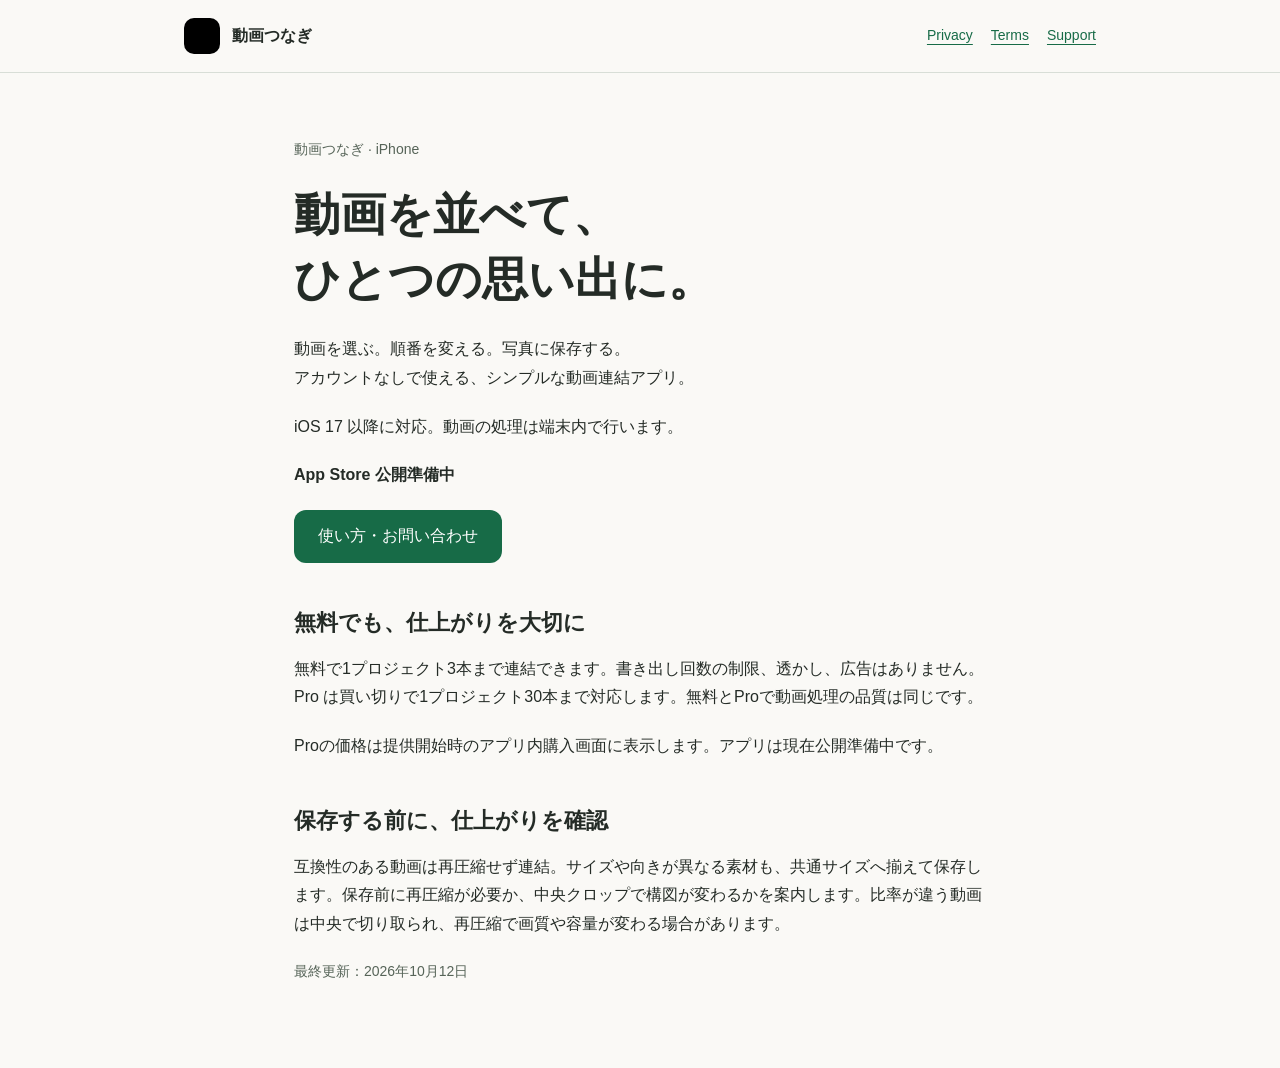
<file: web/public/index.html>
<!doctype html><html lang="ja"><head><meta charset="utf-8"><meta name="viewport" content="width=device-width,initial-scale=1"><title>動画つなぎ | 動画つなぎ</title><meta name="description" content="端末内で動画を並べて連結し、写真へ保存する iPhone アプリ。"><link rel="stylesheet" href="./style.css"><link rel="icon" href="./app-icon.png"></head><body><header><div><a class="brand" href="./"><img src="./app-icon.png" width="36" height="36" alt="">動画つなぎ</a><nav aria-label="メインナビゲーション"><a href="./privacy/">Privacy</a><a href="./terms/">Terms</a><a href="./support/">Support</a></nav></div></header><main><p class="eyebrow">動画つなぎ · iPhone</p><h1>動画を並べて、<br>ひとつの思い出に。</h1><p>動画を選ぶ。順番を変える。写真に保存する。<br>アカウントなしで使える、シンプルな動画連結アプリ。</p><p>iOS 17 以降に対応。動画の処理は端末内で行います。</p><p class="notice">App Store 公開準備中</p><p><a class="button" href="support/">使い方・お問い合わせ</a></p><h2>無料でも、仕上がりを大切に</h2><p>無料で1プロジェクト3本まで連結できます。書き出し回数の制限、透かし、広告はありません。Pro は買い切りで1プロジェクト30本まで対応します。無料とProで動画処理の品質は同じです。</p><p>Proの価格は提供開始時のアプリ内購入画面に表示します。アプリは現在公開準備中です。</p><h2>保存する前に、仕上がりを確認</h2><p>互換性のある動画は再圧縮せず連結。サイズや向きが異なる素材も、共通サイズへ揃えて保存します。保存前に再圧縮が必要か、中央クロップで構図が変わるかを案内します。比率が違う動画は中央で切り取られ、再圧縮で画質や容量が変わる場合があります。</p><p class="updated">最終更新：2026年10月12日</p></main></body></html>
</file>
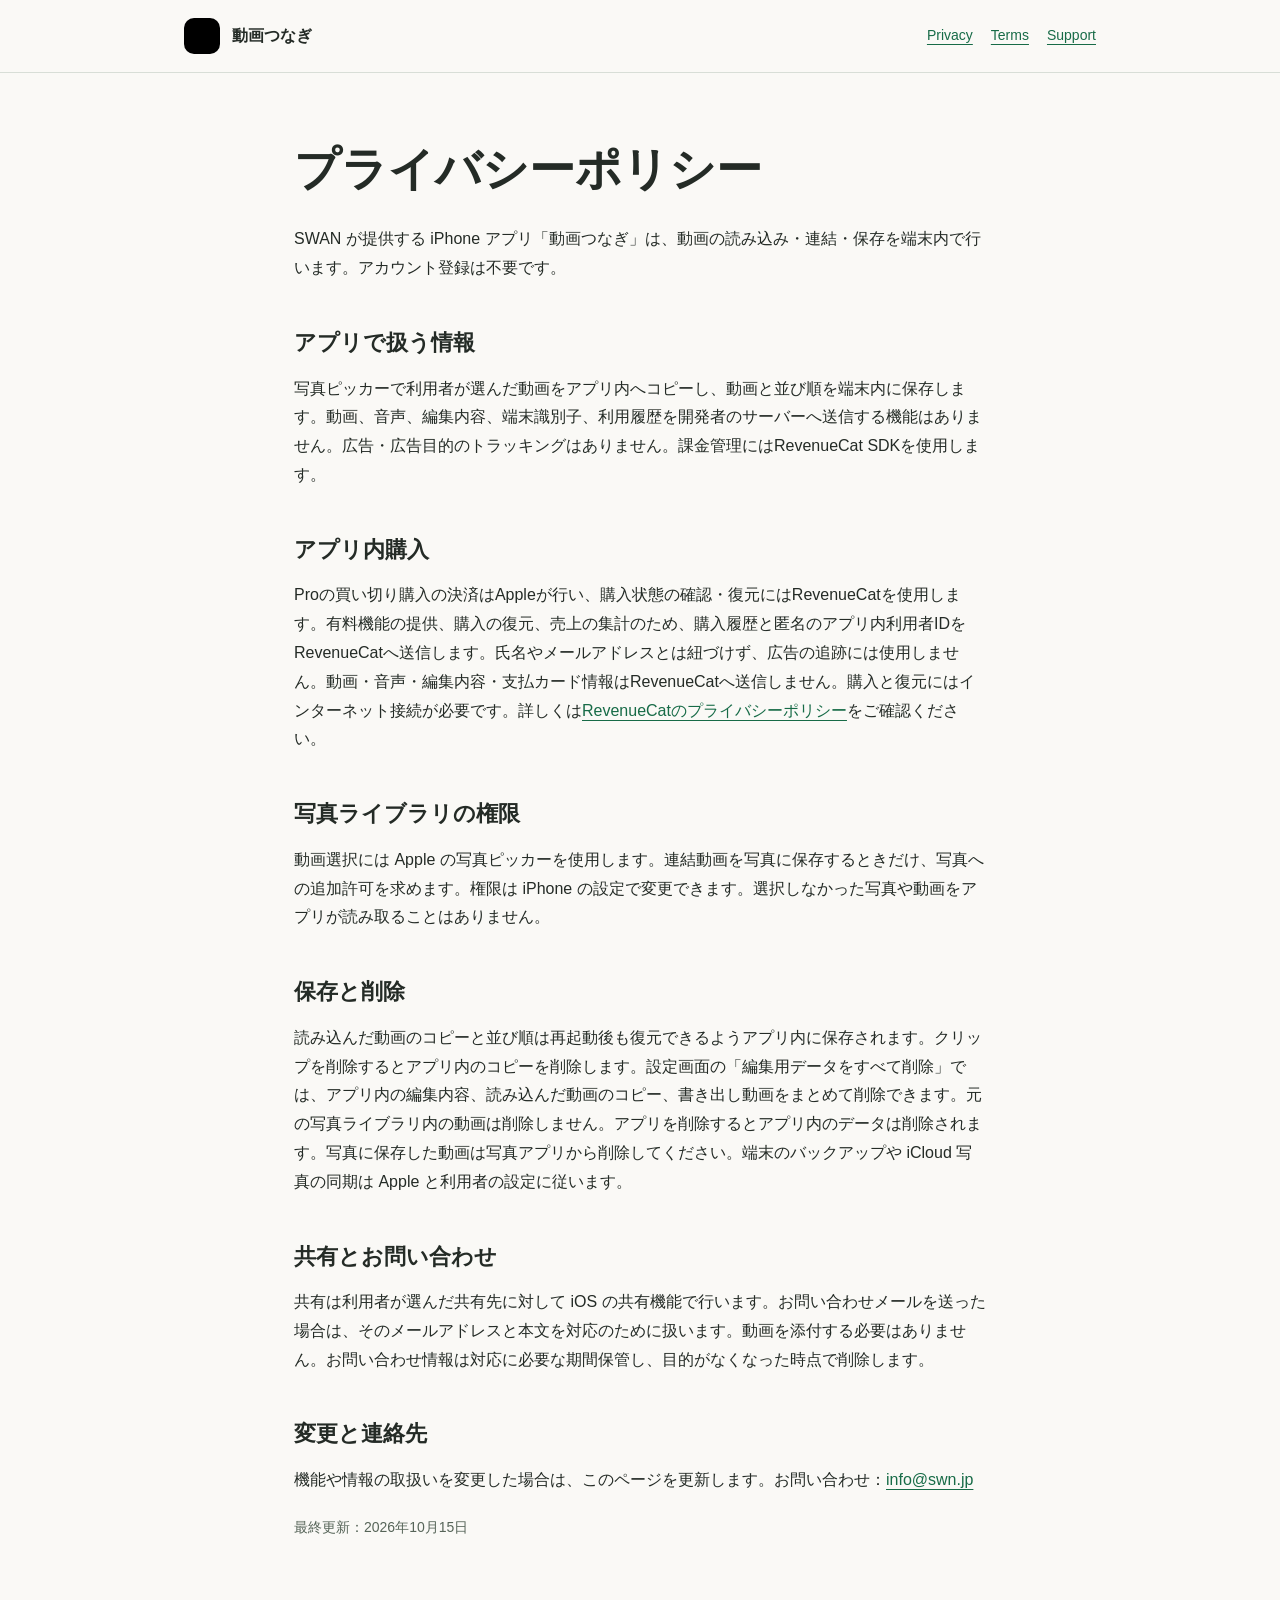
<file: web/public/privacy/index.html>
<!doctype html><html lang="ja"><head><meta charset="utf-8"><meta name="viewport" content="width=device-width,initial-scale=1"><title>プライバシーポリシー | 動画つなぎ</title><meta name="description" content="端末内で動画を並べて連結し、写真へ保存する iPhone アプリ。"><link rel="stylesheet" href="../style.css"><link rel="icon" href="../app-icon.png"></head><body><header><div><a class="brand" href="../"><img src="../app-icon.png" width="36" height="36" alt="">動画つなぎ</a><nav aria-label="メインナビゲーション"><a href="../privacy/">Privacy</a><a href="../terms/">Terms</a><a href="../support/">Support</a></nav></div></header><main><h1>プライバシーポリシー</h1><p>SWAN が提供する iPhone アプリ「動画つなぎ」は、動画の読み込み・連結・保存を端末内で行います。アカウント登録は不要です。</p>
<h2>アプリで扱う情報</h2><p>写真ピッカーで利用者が選んだ動画をアプリ内へコピーし、動画と並び順を端末内に保存します。動画、音声、編集内容、端末識別子、利用履歴を開発者のサーバーへ送信する機能はありません。広告・広告目的のトラッキングはありません。課金管理にはRevenueCat SDKを使用します。</p>
<h2>アプリ内購入</h2><p>Proの買い切り購入の決済はAppleが行い、購入状態の確認・復元にはRevenueCatを使用します。有料機能の提供、購入の復元、売上の集計のため、購入履歴と匿名のアプリ内利用者IDをRevenueCatへ送信します。氏名やメールアドレスとは紐づけず、広告の追跡には使用しません。動画・音声・編集内容・支払カード情報はRevenueCatへ送信しません。購入と復元にはインターネット接続が必要です。詳しくは<a href="https://www.revenuecat.com/privacy">RevenueCatのプライバシーポリシー</a>をご確認ください。</p><h2>写真ライブラリの権限</h2><p>動画選択には Apple の写真ピッカーを使用します。連結動画を写真に保存するときだけ、写真への追加許可を求めます。権限は iPhone の設定で変更できます。選択しなかった写真や動画をアプリが読み取ることはありません。</p>
<h2>保存と削除</h2><p>読み込んだ動画のコピーと並び順は再起動後も復元できるようアプリ内に保存されます。クリップを削除するとアプリ内のコピーを削除します。設定画面の「編集用データをすべて削除」では、アプリ内の編集内容、読み込んだ動画のコピー、書き出し動画をまとめて削除できます。元の写真ライブラリ内の動画は削除しません。アプリを削除するとアプリ内のデータは削除されます。写真に保存した動画は写真アプリから削除してください。端末のバックアップや iCloud 写真の同期は Apple と利用者の設定に従います。</p>
<h2>共有とお問い合わせ</h2><p>共有は利用者が選んだ共有先に対して iOS の共有機能で行います。お問い合わせメールを送った場合は、そのメールアドレスと本文を対応のために扱います。動画を添付する必要はありません。お問い合わせ情報は対応に必要な期間保管し、目的がなくなった時点で削除します。</p>
<h2>変更と連絡先</h2><p>機能や情報の取扱いを変更した場合は、このページを更新します。お問い合わせ：<a href="mailto:info@swn.jp">info@swn.jp</a></p><p class="updated">最終更新：2026年10月15日</p></main></body></html>
</file>
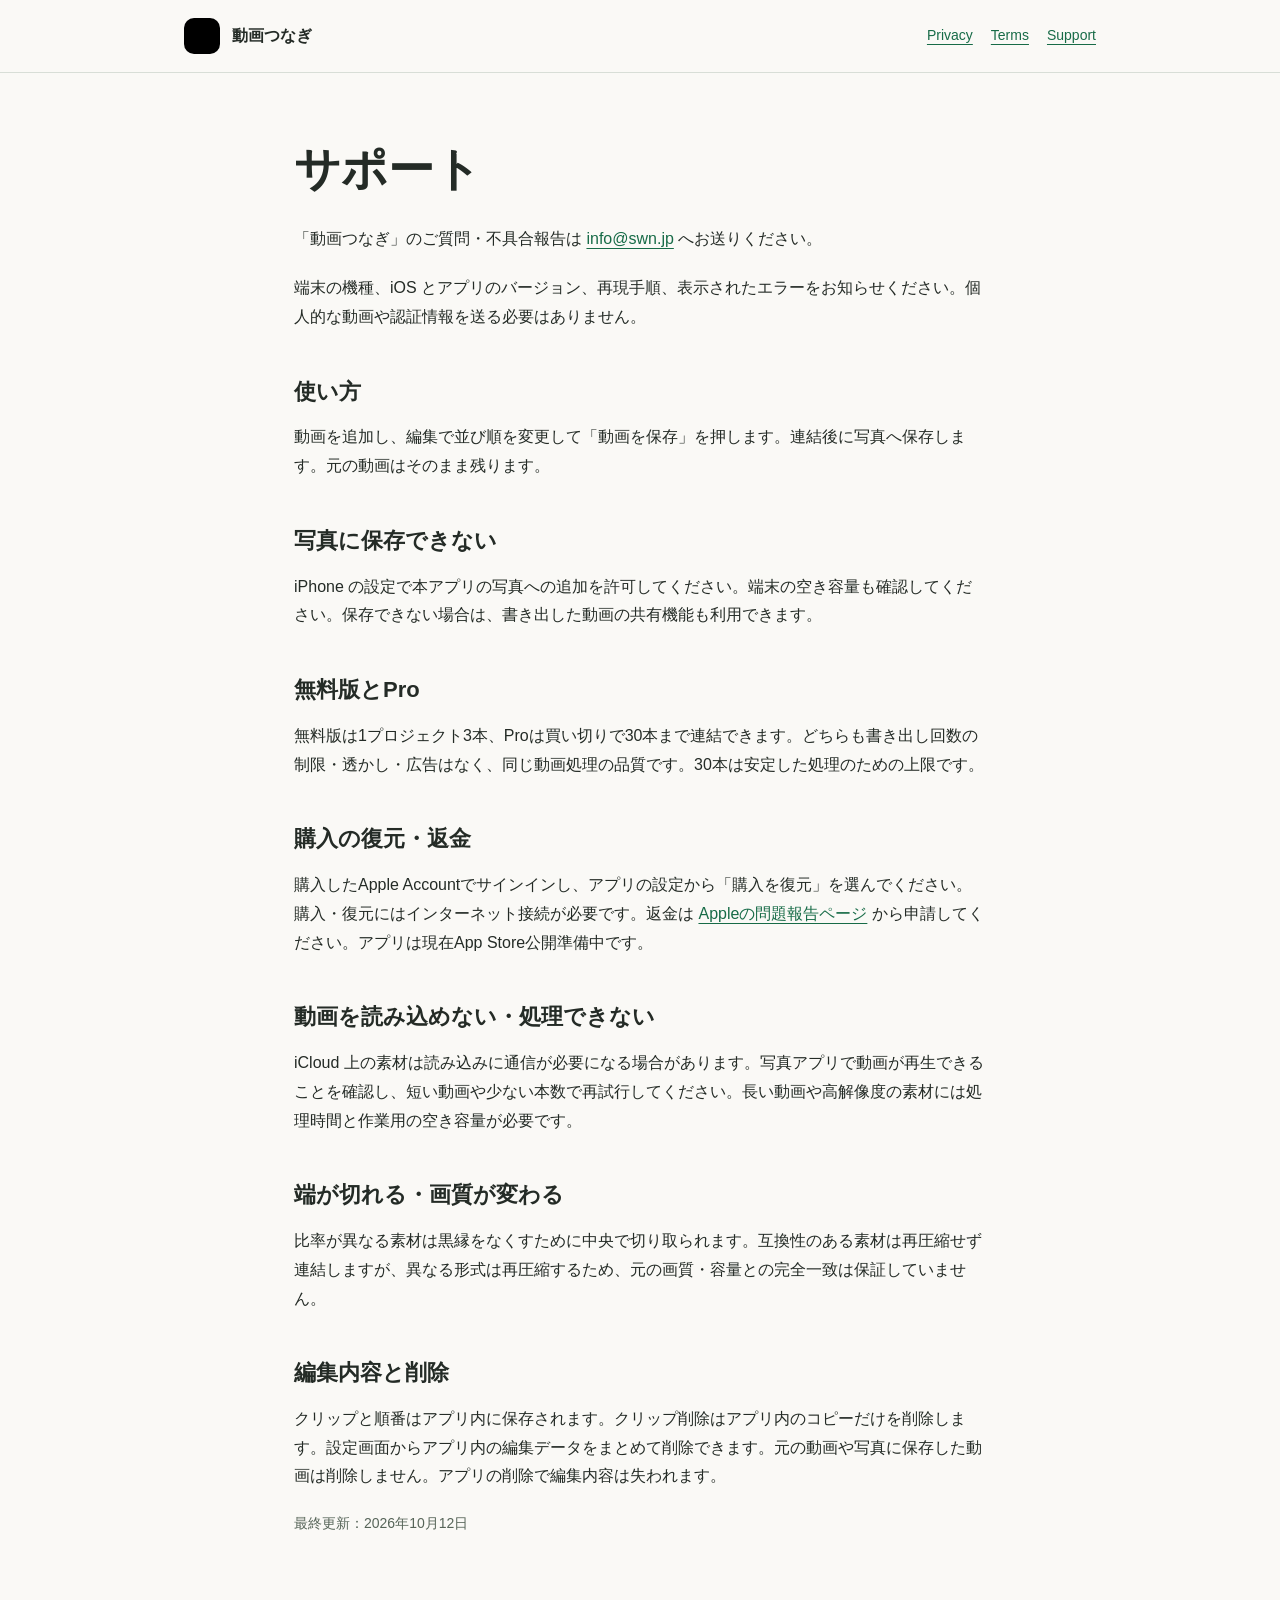
<file: web/public/support/index.html>
<!doctype html><html lang="ja"><head><meta charset="utf-8"><meta name="viewport" content="width=device-width,initial-scale=1"><title>サポート | 動画つなぎ</title><meta name="description" content="端末内で動画を並べて連結し、写真へ保存する iPhone アプリ。"><link rel="stylesheet" href="../style.css"><link rel="icon" href="../app-icon.png"></head><body><header><div><a class="brand" href="../"><img src="../app-icon.png" width="36" height="36" alt="">動画つなぎ</a><nav aria-label="メインナビゲーション"><a href="../privacy/">Privacy</a><a href="../terms/">Terms</a><a href="../support/">Support</a></nav></div></header><main><h1>サポート</h1><p>「動画つなぎ」のご質問・不具合報告は <a href="mailto:info@swn.jp?subject=動画つなぎ%20Support">info@swn.jp</a> へお送りください。</p><p>端末の機種、iOS とアプリのバージョン、再現手順、表示されたエラーをお知らせください。個人的な動画や認証情報を送る必要はありません。</p><h2>使い方</h2><p>動画を追加し、編集で並び順を変更して「動画を保存」を押します。連結後に写真へ保存します。元の動画はそのまま残ります。</p><h2>写真に保存できない</h2><p>iPhone の設定で本アプリの写真への追加を許可してください。端末の空き容量も確認してください。保存できない場合は、書き出した動画の共有機能も利用できます。</p><h2>無料版とPro</h2><p>無料版は1プロジェクト3本、Proは買い切りで30本まで連結できます。どちらも書き出し回数の制限・透かし・広告はなく、同じ動画処理の品質です。30本は安定した処理のための上限です。</p><h2>購入の復元・返金</h2><p>購入したApple Accountでサインインし、アプリの設定から「購入を復元」を選んでください。購入・復元にはインターネット接続が必要です。返金は <a href="https://reportaproblem.apple.com/">Appleの問題報告ページ</a> から申請してください。アプリは現在App Store公開準備中です。</p><h2>動画を読み込めない・処理できない</h2><p>iCloud 上の素材は読み込みに通信が必要になる場合があります。写真アプリで動画が再生できることを確認し、短い動画や少ない本数で再試行してください。長い動画や高解像度の素材には処理時間と作業用の空き容量が必要です。</p><h2>端が切れる・画質が変わる</h2><p>比率が異なる素材は黒縁をなくすために中央で切り取られます。互換性のある素材は再圧縮せず連結しますが、異なる形式は再圧縮するため、元の画質・容量との完全一致は保証していません。</p><h2>編集内容と削除</h2><p>クリップと順番はアプリ内に保存されます。クリップ削除はアプリ内のコピーだけを削除します。設定画面からアプリ内の編集データをまとめて削除できます。元の動画や写真に保存した動画は削除しません。アプリの削除で編集内容は失われます。</p><p class="updated">最終更新：2026年10月12日</p></main></body></html>
</file>
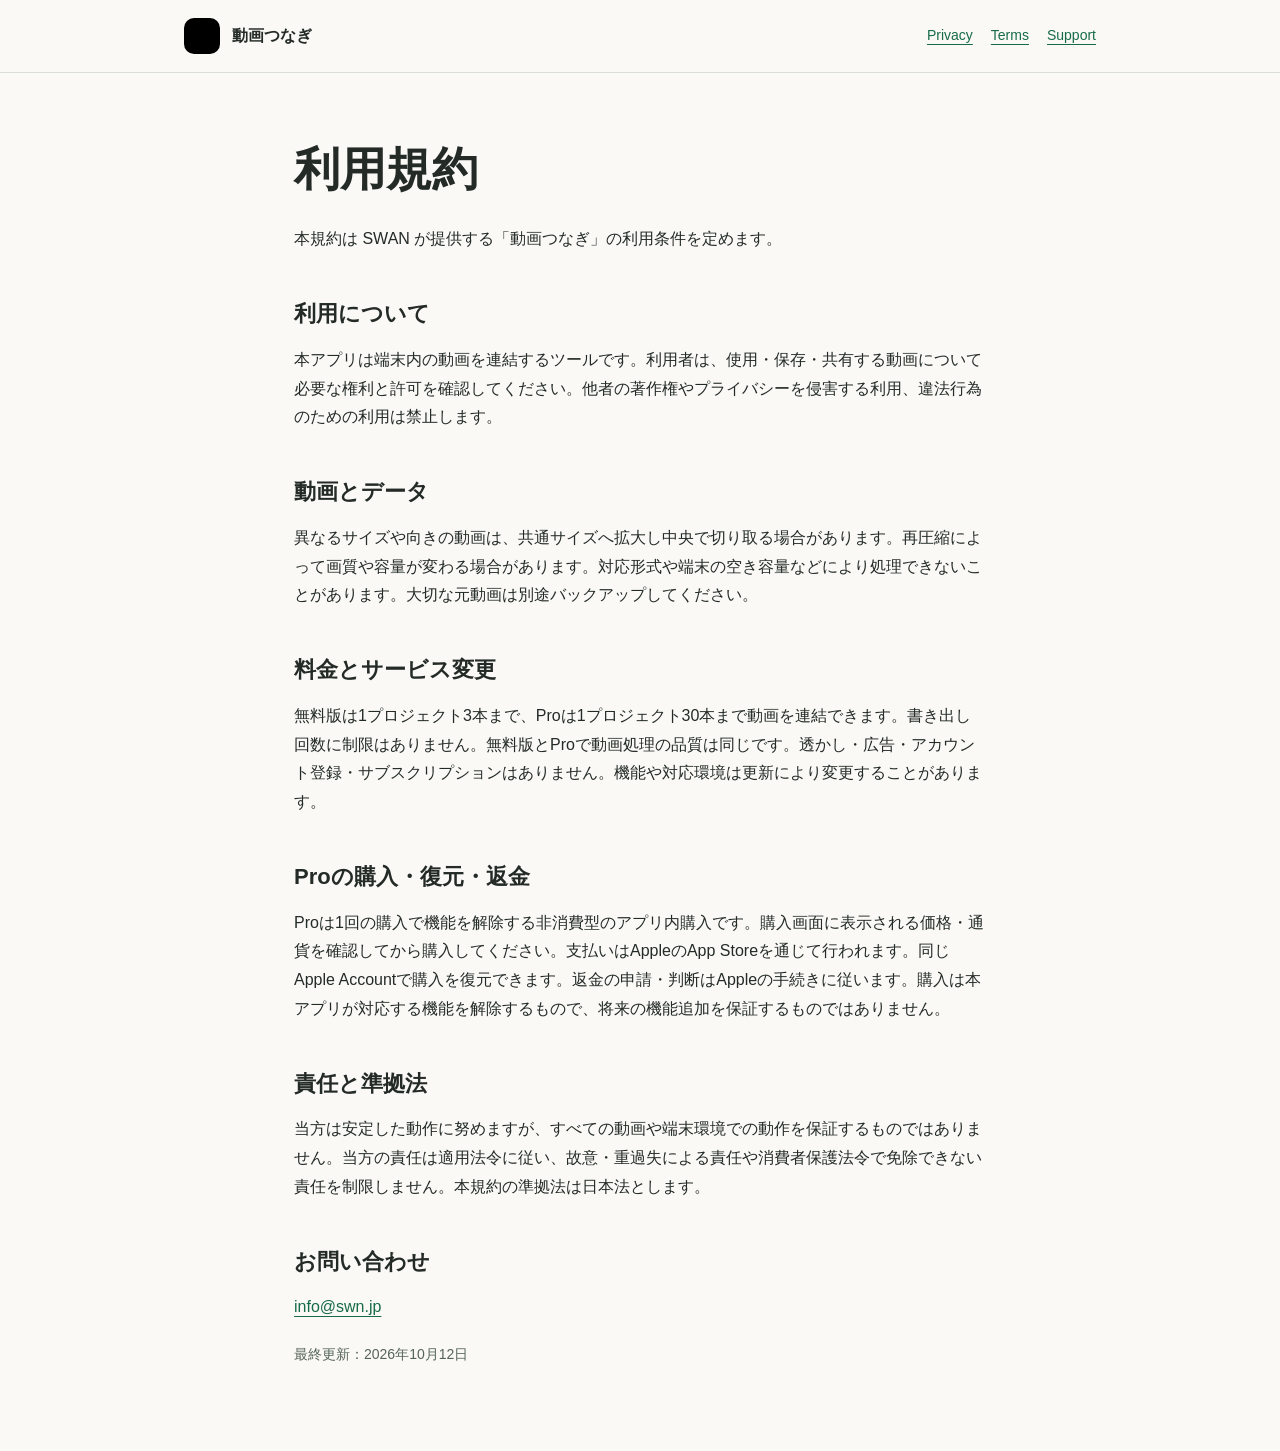
<file: web/public/terms/index.html>
<!doctype html><html lang="ja"><head><meta charset="utf-8"><meta name="viewport" content="width=device-width,initial-scale=1"><title>利用規約 | 動画つなぎ</title><meta name="description" content="端末内で動画を並べて連結し、写真へ保存する iPhone アプリ。"><link rel="stylesheet" href="../style.css"><link rel="icon" href="../app-icon.png"></head><body><header><div><a class="brand" href="../"><img src="../app-icon.png" width="36" height="36" alt="">動画つなぎ</a><nav aria-label="メインナビゲーション"><a href="../privacy/">Privacy</a><a href="../terms/">Terms</a><a href="../support/">Support</a></nav></div></header><main><h1>利用規約</h1><p>本規約は SWAN が提供する「動画つなぎ」の利用条件を定めます。</p><h2>利用について</h2><p>本アプリは端末内の動画を連結するツールです。利用者は、使用・保存・共有する動画について必要な権利と許可を確認してください。他者の著作権やプライバシーを侵害する利用、違法行為のための利用は禁止します。</p><h2>動画とデータ</h2><p>異なるサイズや向きの動画は、共通サイズへ拡大し中央で切り取る場合があります。再圧縮によって画質や容量が変わる場合があります。対応形式や端末の空き容量などにより処理できないことがあります。大切な元動画は別途バックアップしてください。</p><h2>料金とサービス変更</h2><p>無料版は1プロジェクト3本まで、Proは1プロジェクト30本まで動画を連結できます。書き出し回数に制限はありません。無料版とProで動画処理の品質は同じです。透かし・広告・アカウント登録・サブスクリプションはありません。機能や対応環境は更新により変更することがあります。</p><h2>Proの購入・復元・返金</h2><p>Proは1回の購入で機能を解除する非消費型のアプリ内購入です。購入画面に表示される価格・通貨を確認してから購入してください。支払いはAppleのApp Storeを通じて行われます。同じApple Accountで購入を復元できます。返金の申請・判断はAppleの手続きに従います。購入は本アプリが対応する機能を解除するもので、将来の機能追加を保証するものではありません。</p><h2>責任と準拠法</h2><p>当方は安定した動作に努めますが、すべての動画や端末環境での動作を保証するものではありません。当方の責任は適用法令に従い、故意・重過失による責任や消費者保護法令で免除できない責任を制限しません。本規約の準拠法は日本法とします。</p><h2>お問い合わせ</h2><p><a href="mailto:info@swn.jp">info@swn.jp</a></p><p class="updated">最終更新：2026年10月12日</p></main></body></html>
</file>
<file: web/public/style.css>
*{box-sizing:border-box}body{margin:0;background:#faf9f6;color:#242b26;font-family:-apple-system,BlinkMacSystemFont,"Hiragino Sans","Noto Sans JP",sans-serif;line-height:1.8}a{color:#176b47;text-underline-offset:4px}header{border-bottom:1px solid #d8ded7}header>div{max-width:960px;margin:auto;display:flex;gap:24px;justify-content:space-between;align-items:center;padding:18px 24px;flex-wrap:wrap}.brand{display:flex;gap:12px;align-items:center;text-decoration:none;color:inherit;font-weight:700}img{border-radius:10px}nav{display:flex;flex-wrap:wrap;gap:18px;font-size:14px}main{max-width:740px;margin:auto;padding:64px 24px}h1{line-height:1.4;font-size:clamp(28px,5vw,46px);margin:0 0 24px}h2{font-size:22px;margin:40px 0 12px}p{margin:0 0 20px}.eyebrow,.updated{font-size:14px;color:#566458}.button{display:inline-block;background:#176b47;color:white;padding:12px 24px;border-radius:12px;text-decoration:none}.notice{font-weight:600}a:focus-visible{outline:3px solid #176b47;outline-offset:5px}@media(prefers-color-scheme:dark){body{background:#161c18;color:#eef2ed}header{border-color:#425046}a{color:#93d3b0}.eyebrow,.updated{color:#bdcabc}}
</file>
